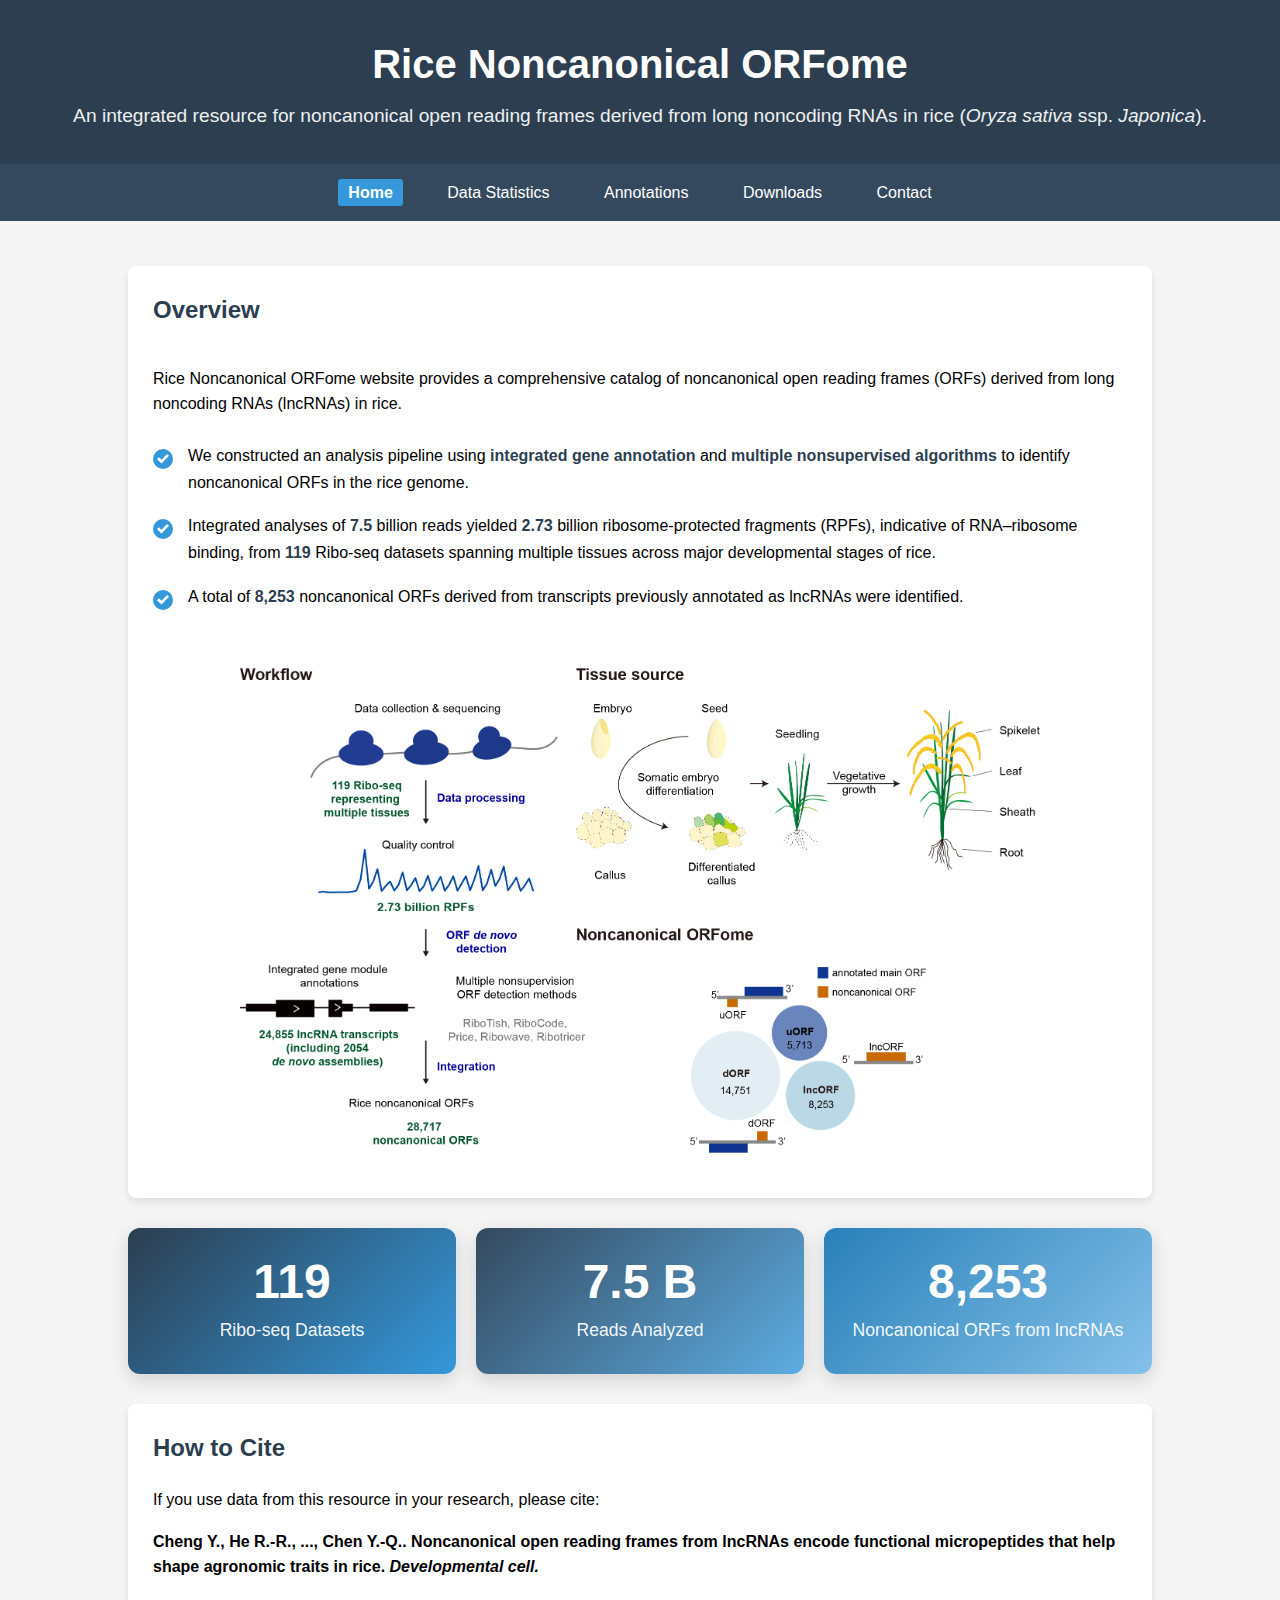
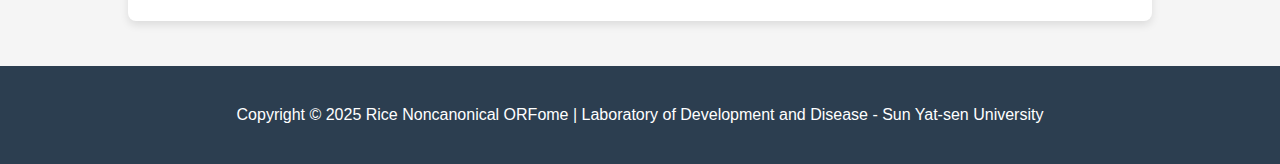
<file: index.html>
<!DOCTYPE html>
<html lang="en">
<head>
    <meta charset="UTF-8">
    <meta name="viewport" content="width=device-width, initial-scale=1.0">
    <title>Home - Rice Noncanonical ORFome | Noncanonical Open Reading Frames Database</title>
    <meta name="description" content="Comprehensive catalog of 8,253 noncanonical open reading frames (ORFs) derived from long noncoding RNAs in rice (Oryza sativa). Integrated analysis of 2.73 billion RPFs from 119 Ribo-seq datasets.">
    <meta name="keywords" content="rice, ORFome, noncanonical ORF, lncRNA, Ribo-seq, micropeptides, Oryza sativa, open reading frames, translation, rice genome">
    <link href="css/styles.css" rel="stylesheet" type="text/css">
    <link href="css/common.css" rel="stylesheet" type="text/css">

</head>
<body>
    <header>
        <h1>Rice Noncanonical ORFome</h1>
        <p>An integrated resource for noncanonical open reading frames derived from long noncoding RNAs in rice (<i>Oryza sativa</i> ssp. <i>Japonica</i>).</p>
    </header>
    <nav>
        <a href="index.html">Home</a>
        <a href="stats.html">Data Statistics</a>
        <a href="annotations.html">Annotations</a>
        <a href="download.html">Downloads</a>
        <a href="contact.html">Contact</a>
    </nav>
    <div class="container">
        <div class="grid-container">
            <div class="card">
                <h2>Overview</h2>
                <div class="data-overview-content">
                    <div class="data-overview-text">
                        <p> </p>
                        <p> </p>
                        <p>Rice Noncanonical ORFome website provides a comprehensive catalog of noncanonical open reading frames (ORFs) derived from long noncoding RNAs (lncRNAs) in rice.</p>
                        <ul class="feature-list">
                            <li> We constructed an analysis pipeline using <strong>integrated gene annotation</strong> and <strong>multiple nonsupervised algorithms</strong> to identify noncanonical ORFs in the rice genome.</li>
                            <p> </p>
                            <li>
                            Integrated analyses of <strong>7.5</strong> billion reads yielded <strong> 2.73 </strong> billion ribosome-protected fragments (RPFs), indicative of RNA–ribosome binding, from <strong>119</strong> Ribo-seq datasets spanning multiple tissues across major developmental stages of rice. </li>
                            <p> </p>
                            <li> A total of <strong> 8,253 </strong>noncanonical ORFs derived from transcripts previously annotated as lncRNAs were identified. </li>

                        </ul>
                    </div>
                    <div class="data-overview-svg">
                        <img src="pic/overview_new.png" alt="Overview" class="responsive-img" loading="lazy">
                    </div>
                </div>
            </div>

            <!-- Key Statistics Cards -->
            <div class="stats-cards-container">
                <div class="stat-card">
                    <div class="stat-card-number"> 119 </div>
                    <div class="stat-card-label">Ribo-seq Datasets</div>
                </div>
                <div class="stat-card">
                    <div class="stat-card-number"> 7.5 B </div>
                    <div class="stat-card-label">Reads Analyzed</div>
                </div>
                <div class="stat-card">
                    <div class="stat-card-number"> 8,253 </div>
                    <div class="stat-card-label">Noncanonical ORFs from lncRNAs </div>
                </div>
            </div>

            <div class="card">
                <h2>How to Cite</h2>
                <p>If you use data from this resource in your research, please cite:</p>
                <p> <strong> Cheng Y., He R.-R., ..., Chen Y.-Q.. Noncanonical open reading frames from lncRNAs encode functional micropeptides that help shape agronomic traits in rice. <em> Developmental cell. </em> </strong>   </p>
            </div>
        </div>
    </div>
    <footer>
        <p> Copyright © 2025 Rice Noncanonical ORFome | Laboratory of Development and Disease - Sun Yat-sen University </p>
    </footer>
    <script src="js/common.js"></script>
</body>
</html>
</file>
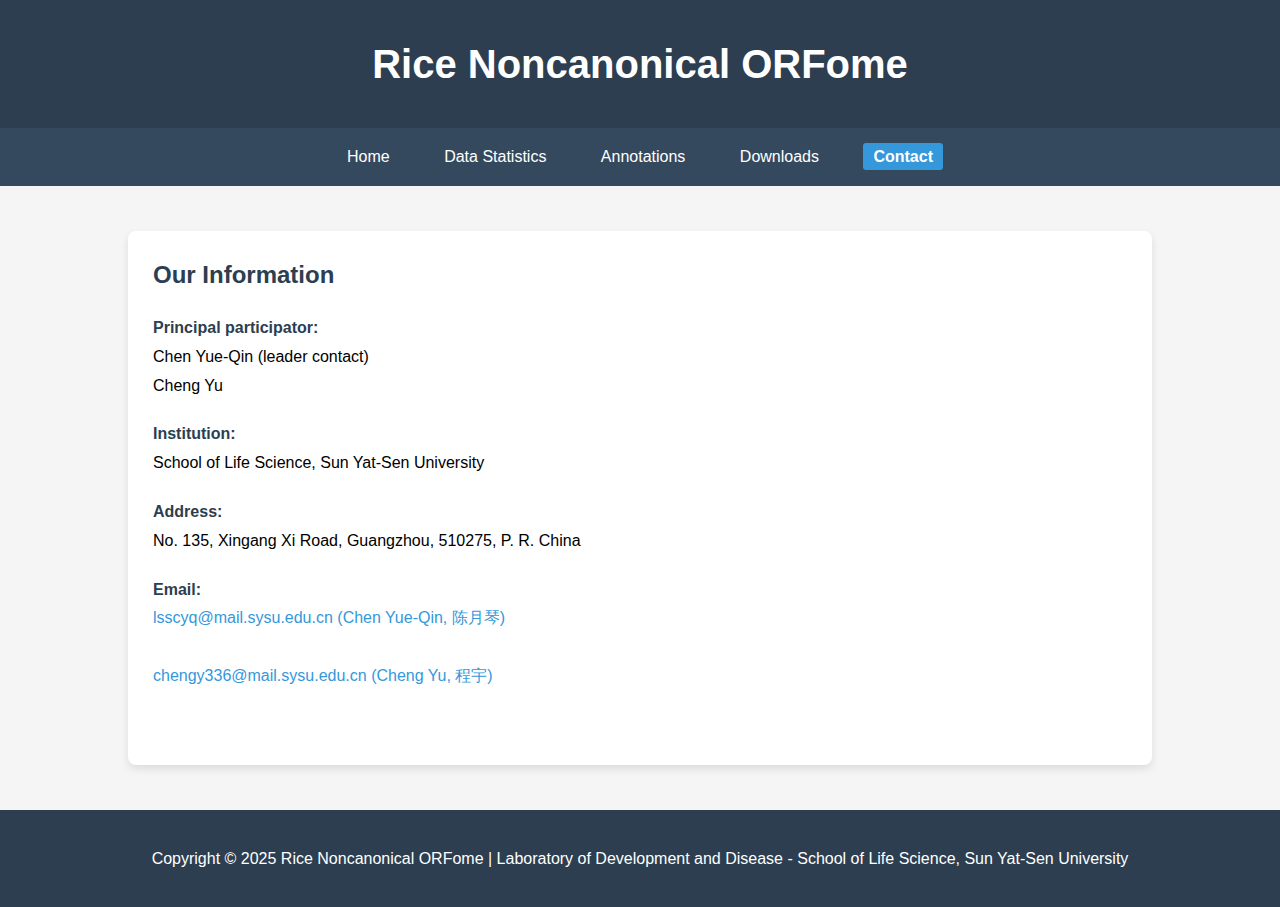
<file: contact.html>
<!DOCTYPE html>
<html lang="en">
<head>
    <meta charset="UTF-8">
    <meta http-equiv="Content-Type" content="text/html; charset=UTF-8">
    <meta name="viewport" content="width=device-width, initial-scale=1.0">
    <title>Contact - Rice Noncanonical ORFome | Get in Touch</title>
    <meta name="description" content="Contact the Rice Noncanonical ORFome research team at Sun Yat-sen University. Get in touch with Principal Investigator Chen Yue-qin and Cheng Yu for questions about rice noncanonical ORF data.">
    <meta name="keywords" content="contact, rice ORF research, Sun Yat-sen University, Chen Yue-qin, Cheng Yu, collaboration, inquiry">
    <link href="css/styles.css" rel="stylesheet" type="text/css">
    <link href="css/common.css" rel="stylesheet" type="text/css">
</head>
<body>
    <header>
        <h1>Rice Noncanonical ORFome</h1>
    </header>
    <nav>
        <a href="index.html">Home</a>
        <a href="stats.html">Data Statistics</a>
        <a href="annotations.html">Annotations</a>
        <a href="download.html">Downloads</a>
        <a href="contact.html">Contact</a>
    </nav>

    <div class="container">
        <div class="card">
            <div class="contact-grid">
                <div class="contact-info">
                    <h2>Our Information</h2>
                    <p>
                        <strong>Principal participator:</strong><br>
                        Chen Yue-Qin (leader contact)<br>
                        Cheng Yu<br>
                    </p>
                    <p>
                        <strong>Institution:</strong><br>
                        School of Life Science, Sun Yat-Sen University
                    </p>
                    <p>
                        <strong>Address:</strong><br>
                        No. 135, Xingang Xi Road, Guangzhou, 510275, P. R. China
                    </p>
                    <p>
                        <strong>Email:</strong><br>
                        <a href="mailto:lsscyq@mail.sysu.edu.cn"> lsscyq@mail.sysu.edu.cn (Chen Yue-Qin, 陈月琴) </a>
                        <br><br>
                        <a href="mailto:chengy336@mail.sysu.edu.cn"> chengy336@mail.sysu.edu.cn (Cheng Yu, 程宇) </a>
                        <br><br>
                    </p>
                </div>
                <div class="map-container">
                    <div id="amap-container" style="width:100%; height:400px;"> </div>
                    <script src="https://webapi.amap.com/maps?v=2.0&key=994e37f92d52b1c18d50bacb825cd655"></script>
                    <script>
                      var map = new AMap.Map('amap-container', {
                        zoom: 16,
                        center: [113.297232,23.095108]
                      });
                      var marker = new AMap.Marker({
                        position: [113.292331,23.090507],
                        title: 'School of Life Sciences, Sun Yat-Sen University'
                      });
                      map.add(marker);
                    </script>
                </div>
            </div>
        </div>
    </div>

    <footer>
        <p> Copyright © 2025 Rice Noncanonical ORFome | Laboratory of Development and Disease - School of Life Science, Sun Yat-Sen University </p>
    </footer>

    <script src="js/common.js"></script>

</body>
</html>
</file>
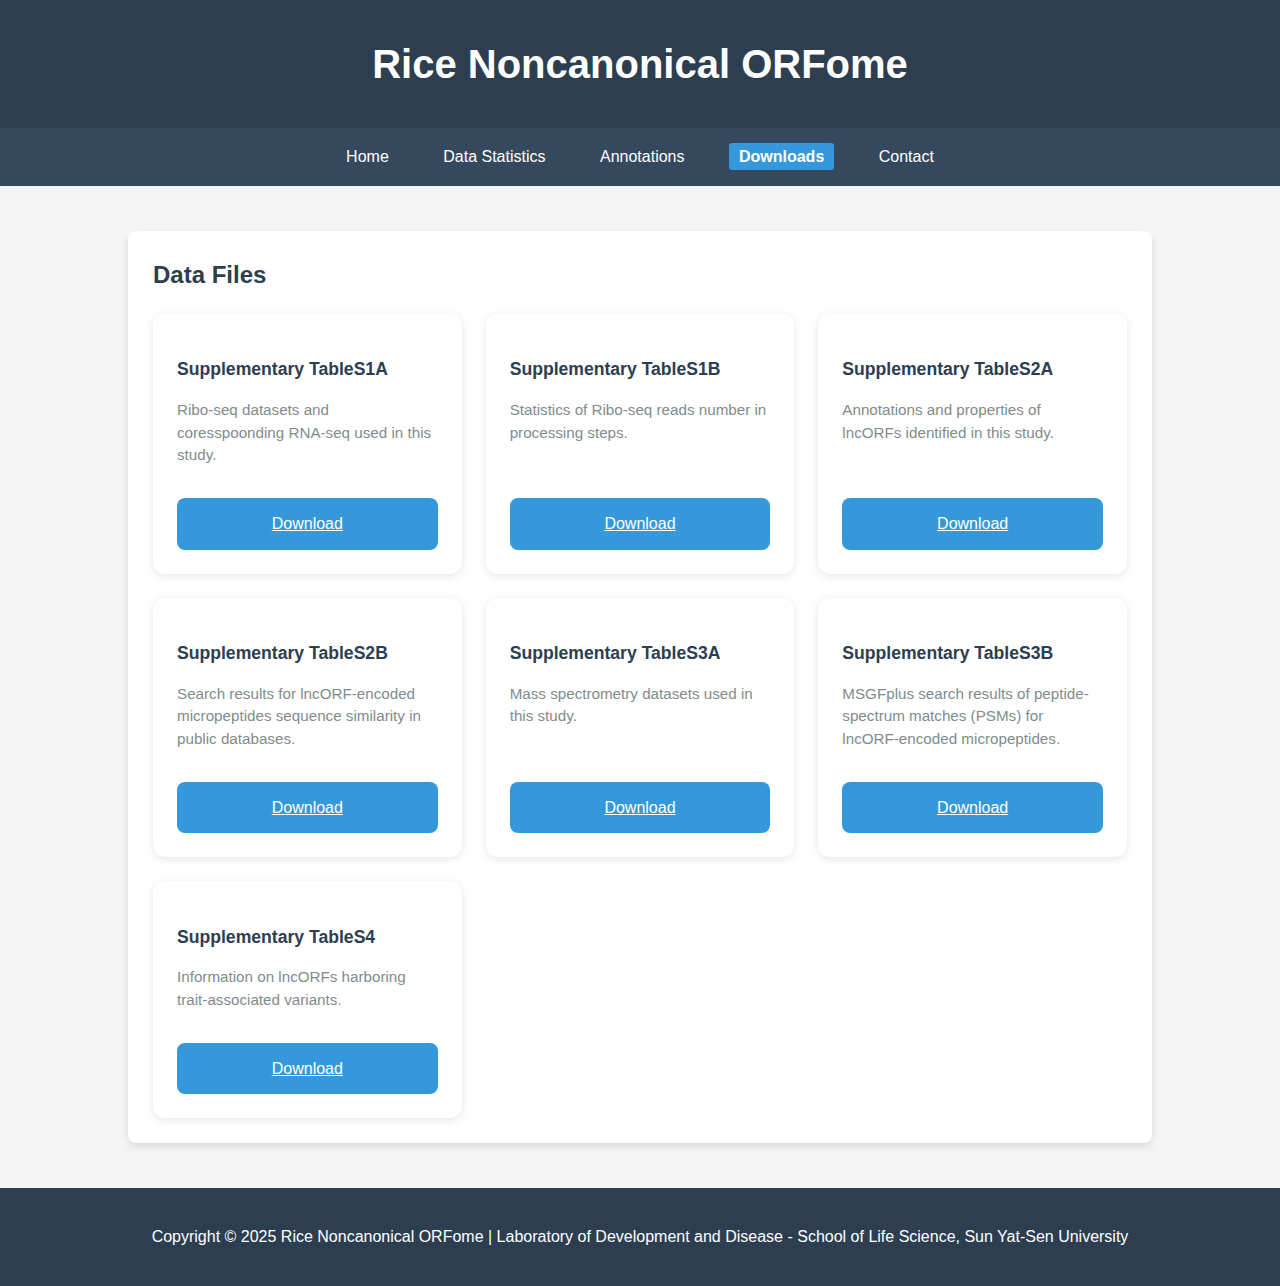
<file: download.html>
<!DOCTYPE html>
<html lang="en">
<head>
    <meta charset="UTF-8">
    <meta http-equiv="Content-Type" content="text/html; charset=UTF-8">
    <meta name="viewport" content="width=device-width, initial-scale=1.0">
    <title>Downloads - Rice Noncanonical ORFome | Data Repository</title>
    <meta name="description" content="Download comprehensive datasets for rice noncanonical ORF research. Access Ribo-seq data, ORF annotations, mass spectrometry results, and trait-associated variant information.">
    <meta name="keywords" content="data download, ORF annotations, Ribo-seq data, mass spectrometry, supplementary tables, rice datasets, CSV download">
    <link href="css/styles.css" rel="stylesheet" type="text/css">
    <link href="css/common.css" rel="stylesheet" type="text/css">
</head>
<body>
    <header>
        <h1>Rice Noncanonical ORFome</h1>
    </header>
    <nav>
        <a href="index.html">Home</a>
        <a href="stats.html">Data Statistics</a>
        <a href="annotations.html">Annotations</a>
        <a href="download.html">Downloads</a>
        <a href="contact.html">Contact</a>
    </nav>

    <div class="container">
        <div class="card">
            <h2>Data Files</h2>
            <div class="download-list">
                <div class="download-item">
                    <div class="download-info">
                        <h3>Supplementary TableS1A</h3>
                        <p>Ribo-seq datasets and coresspoonding RNA-seq used in this study.</p>
                    </div>
                    <a href="res/TableS1A.csv" class="download-button" download>Download</a>
                </div>
                <div class="download-item">
                    <div class="download-info">
                        <h3>Supplementary TableS1B</h3>
                        <p>Statistics of Ribo-seq reads number in processing steps.</p>
                    </div>
                    <a href="res/TableS1B.csv" class="download-button" download>Download</a>
                </div>
                <div class="download-item">
                    <div class="download-info">
                        <h3>Supplementary TableS2A</h3>
                        <p>Annotations and properties of lncORFs identified in this study.</p>
                    </div>
                    <a href="res/TableS2A.csv" class="download-button" download>Download</a>
                </div>
                <div class="download-item">
                    <div class="download-info">
                        <h3>Supplementary TableS2B</h3>
                        <p>Search results for  lncORF-encoded micropeptides sequence similarity  in public databases.</p>
                    </div>
                    <a href="res/TableS2B.csv" class="download-button" download>Download</a>
                </div>
                <div class="download-item">
                    <div class="download-info">
                        <h3>Supplementary TableS3A</h3>
                        <p>Mass  spectrometry datasets used in this study.</p>
                    </div>
                    <a href="res/TableS3A.csv" class="download-button" download>Download</a>
                </div>
                <div class="download-item">
                    <div class="download-info">
                        <h3>Supplementary TableS3B</h3>
                        <p>MSGFplus search results of peptide-spectrum matches (PSMs) for lncORF-encoded micropeptides.</p>
                    </div>
                    <a href="res/TableS3B.csv" class="download-button" download>Download</a>
                </div>
                <div class="download-item">
                    <div class="download-info">
                        <h3>Supplementary TableS4</h3>
                        <p>Information on lncORFs harboring trait-associated variants.</p>
                    </div>
                    <a href="res/TableS4.xlsx" class="download-button" download>Download</a>
                </div>
                <!-- Add more files here as needed -->
            </div>
        </div>
    </div>

    <footer>
        <p> Copyright © 2025 Rice Noncanonical ORFome | Laboratory of Development and Disease - School of Life Science, Sun Yat-Sen University </p>
    </footer>

    <script src="js/common.js"></script>
</body>
</html>
</file>
<file: css/styles.css>
body {
    font-family: Arial, sans-serif;
    margin: 0;
    padding: 0;
    background-color: #f5f5f5;
    line-height: 1.6;
    display: flex;
    flex-direction: column;
    min-height: 100vh;
}
header {
    background-color: #2c3e50;
    color: white;
    padding: 2rem 0;
    text-align: center;
}
header h1 {
    margin: 0;
    font-size: 2.5rem;
}
header p {
    color: #ecf0f1;
    font-size: 1.2rem;
    margin: 5px 0 0;
    font-style: normal;
}
nav {
    background-color: #34495e;
    padding: 1rem 0;
    text-align: center;
}
nav a {
    color: white;
    text-decoration: none;
    margin: 0 15px;
    padding: 5px 10px;
    border-radius: 3px;
    transition: background-color 0.3s;
}
nav a:hover {
    background-color: #46627f;
}
nav a.active {
    background-color: #3498db;
    font-weight: bold;
}
.container {
    width: 80%;
    margin: 20px auto;
    max-width: 1200px;
    flex-grow: 1;
}
.card {
    background: white;
    border-radius: 8px;
    box-shadow: 0 4px 8px rgba(0,0,0,0.1);
    padding: 25px;
    margin-bottom: 25px;
    max-width: 1200px;
    margin: 25px auto;
    overflow-x: auto;
}
.card h2 {
    margin-top: 0;
    color: #2c3e50;
}
footer {
    background-color: #2c3e50;
    color: white;
    text-align: center;
    padding: 20px 0;
    margin-top: auto;
}
footer a {
    color: #3498db;
    text-decoration: none;
}
footer a:hover {
    text-decoration: underline;
}
.data-overview-content {
    display: flex;
    flex-direction: column;
    align-items: center;
    gap: 20px;
}
.data-overview-text {
    flex: 1;
}
.data-overview-svg {
    display: flex;
    justify-content: center;
    align-items: center;
    padding: 20px;
    flex-shrink: 0;
}

/* 新增响应式图片样式 */
.responsive-img {
    width: 100%;
    max-width: 800px;
    height: auto;
    border-radius: 0px;
    box-shadow: 0 0px 0px rgb(254, 254, 254);
}

@media (max-width: 768px) {
    .responsive-img {
        max-width: 90%;
        padding: 10px;
    }
}
.feature-list {
    list-style: none;
    padding-left: 0;
    margin-top: 25px;
}
.feature-list li {
    position: relative;
    padding-left: 35px;
    margin-bottom: 1rem;
    line-height: 1.7;
}
.feature-list li::before {
    content: '';
    position: absolute;
    left: 0;
    top: 7px;
    width: 20px;
    height: 20px;
    border-radius: 50%;
    background-color: #3498db;
    background-image: url("data:image/svg+xml,%3Csvg xmlns='http://www.w3.org/2000/svg' viewBox='0 0 24 24' fill='white'%3E%3Cpath d='M20.285 2l-11.285 11.567-5.286-5.011-3.714 3.716 9 8.728 15-15.285z'/%3E%3C/svg%3E");
    background-position: center;
    background-repeat: no-repeat;
    background-size: 12px 12px;
}
.data-overview-text strong {
    color: #2c3e50;
    font-weight: 600;
}
.loading {
    text-align: center;
    padding: 40px;
    font-size: 1.2rem;
    color: #555;
}

.download-list {
    display: grid;
    gap: 1.5rem;
    grid-template-columns: repeat(auto-fit, minmax(300px, 1fr));
}

.download-item {
    background: white;
    border-radius: 12px;
    padding: 1.5rem;
    box-shadow: 0 2px 8px rgba(0,0,0,0.1);
    transition: transform 0.2s ease;
    display: flex;
    flex-direction: column;
    justify-content: space-between;
}

.download-item:hover {
    transform: translateY(-3px);
    box-shadow: 0 4px 12px rgba(0,0,0,0.15);
}

.download-info h3 {
    color: #2c3e50;
    margin-bottom: 0.8rem;
    font-size: 1.1rem;
}

.download-info p {
    color: #7f8c8d;
    font-size: 0.95rem;
    line-height: 1.5;
    flex-grow: 1;
}

.download-button {
    background: #3498db;
    color: white !important;
    padding: 0.8rem 1.5rem;
    border-radius: 8px;
    text-align: center;
    margin-top: 1rem;
    transition: background 0.2s ease;
}

.download-button:hover {
    background: #2980b9;
}

@media (max-width: 480px) {
    .download-list {
        grid-template-columns: 1fr;
    }
}

/* Contact Page Styles */
.contact-grid {
    display: grid;
    grid-template-columns: 1fr 1fr;
    gap: 30px;
    align-items: start;
}

.contact-info {
    flex: 1;
}

.contact-info h2 {
    color: #2c3e50;
    margin-bottom: 20px;
}

.contact-info p {
    margin-bottom: 20px;
    line-height: 1.8;
}

.contact-info strong {
    color: #2c3e50;
    font-weight: 600;
}

.contact-info a {
    color: #3498db;
    text-decoration: none;
}

.contact-info a:hover {
    text-decoration: underline;
}

.map-container {
    flex: 1;
}

@media (max-width: 768px) {
    .contact-grid {
        grid-template-columns: 1fr;
    }
}
</file>
<file: css/common.css>
/* ============================================
   Common Styles for Rice Noncanonical ORFome
   Copyright © 2025
   ============================================ */

/* ============================================
   Back to Top Button
   ============================================ */
.back-to-top {
    position: fixed;
    bottom: 30px;
    right: 30px;
    width: 50px;
    height: 50px;
    background-color: #3498db;
    color: white;
    border: none;
    border-radius: 50%;
    font-size: 24px;
    cursor: pointer;
    box-shadow: 0 4px 8px rgba(0,0,0,0.2);
    transition: all 0.3s ease;
    z-index: 1000;
    line-height: 1;
}

.back-to-top:hover {
    background-color: #2980b9;
    transform: translateY(-3px);
    box-shadow: 0 6px 12px rgba(0,0,0,0.3);
}

.back-to-top:active {
    transform: translateY(-1px);
}

/* ============================================
   Statistics Cards (for homepage)
   ============================================ */
.stats-cards-container {
    display: grid;
    grid-template-columns: repeat(auto-fit, minmax(200px, 1fr));
    gap: 20px;
    margin: 30px 0;
}

.stat-card {
    background: linear-gradient(135deg, #2c3e50 0%, #3498db 100%);
    border-radius: 12px;
    padding: 30px 20px;
    text-align: center;
    box-shadow: 0 6px 20px rgba(0,0,0,0.15);
    transition: transform 0.3s ease, box-shadow 0.3s ease;
}

.stat-card:nth-child(2) {
    background: linear-gradient(135deg, #34495e 0%, #5dade2 100%);
}

.stat-card:nth-child(3) {
    background: linear-gradient(135deg, #2980b9 0%, #85c1e9 100%);
}

.stat-card:nth-child(4) {
    background: linear-gradient(135deg, #1a5276 0%, #3498db 100%);
}

.stat-card:hover {
    transform: translateY(-5px);
    box-shadow: 0 10px 30px rgba(0,0,0,0.2);
}

.stat-card-number {
    font-size: 3rem;
    font-weight: bold;
    color: white;
    margin-bottom: 10px;
    line-height: 1;
}

.stat-card-label {
    font-size: 1.1rem;
    color: rgba(255, 255, 255, 0.95);
    font-weight: 500;
}

/* ============================================
   Chart Containers
   ============================================ */
.chart-section {
    margin-top: 30px;
}

.chart-row {
    display: grid;
    grid-template-columns: repeat(auto-fit, minmax(400px, 1fr));
    gap: 25px;
    margin-bottom: 30px;
}

.chart-row-vertical {
    display: flex;
    flex-direction: column;
    gap: 30px;
    margin-bottom: 30px;
}

.chart-row-vertical .chart-container {
    width: 100%;
    max-width: 800px;
    margin: 0 auto;
}

.chart-container {
    background: white;
    border-radius: 8px;
    padding: 20px;
    box-shadow: 0 2px 6px rgba(0,0,0,0.1);
}

/* 独立居中的图表容器 */
.chart-container-centered {
    background: white;
    border-radius: 8px;
    padding: 20px;
    box-shadow: 0 2px 6px rgba(0,0,0,0.1);
    max-width: 800px;
    margin: 0 auto 30px auto;
}

.chart-wrapper {
    position: relative;
    height: 350px;
    width: 100%;
}

/* ============================================
   Enhanced Loading State
   ============================================ */
.loading-container {
    display: flex;
    flex-direction: column;
    align-items: center;
    justify-content: center;
    padding: 60px 20px;
    text-align: center;
}

.loading-spinner {
    border: 4px solid #f3f3f3;
    border-top: 4px solid #3498db;
    border-radius: 50%;
    width: 50px;
    height: 50px;
    animation: spin 1s linear infinite;
    margin-bottom: 20px;
}

@keyframes spin {
    0% { transform: rotate(0deg); }
    100% { transform: rotate(360deg); }
}

.loading-text {
    font-size: 1.1rem;
    color: #555;
    margin-bottom: 10px;
}

.loading-progress {
    width: 200px;
    height: 4px;
    background-color: #f0f0f0;
    border-radius: 2px;
    overflow: hidden;
}

.loading-progress-bar {
    height: 100%;
    background-color: #3498db;
    animation: progress 2s ease-in-out infinite;
}

@keyframes progress {
    0% { width: 0%; }
    50% { width: 70%; }
    100% { width: 100%; }
}

/* ============================================
   Responsive Design
   ============================================ */
@media (max-width: 768px) {
    .back-to-top {
        bottom: 20px;
        right: 20px;
        width: 45px;
        height: 45px;
        font-size: 20px;
    }

    .stats-cards-container {
        grid-template-columns: repeat(auto-fit, minmax(150px, 1fr));
        gap: 15px;
    }

    .stat-card-number {
        font-size: 2.2rem;
    }

    .stat-card-label {
        font-size: 0.95rem;
    }

    .chart-row {
        grid-template-columns: 1fr;
        gap: 20px;
    }

    .chart-wrapper {
        height: 300px;
    }
}

@media (max-width: 480px) {
    .stat-card-number {
        font-size: 2rem;
    }

    .stat-card-label {
        font-size: 0.85rem;
    }

    .chart-wrapper {
        height: 250px;
    }
}
</file>
